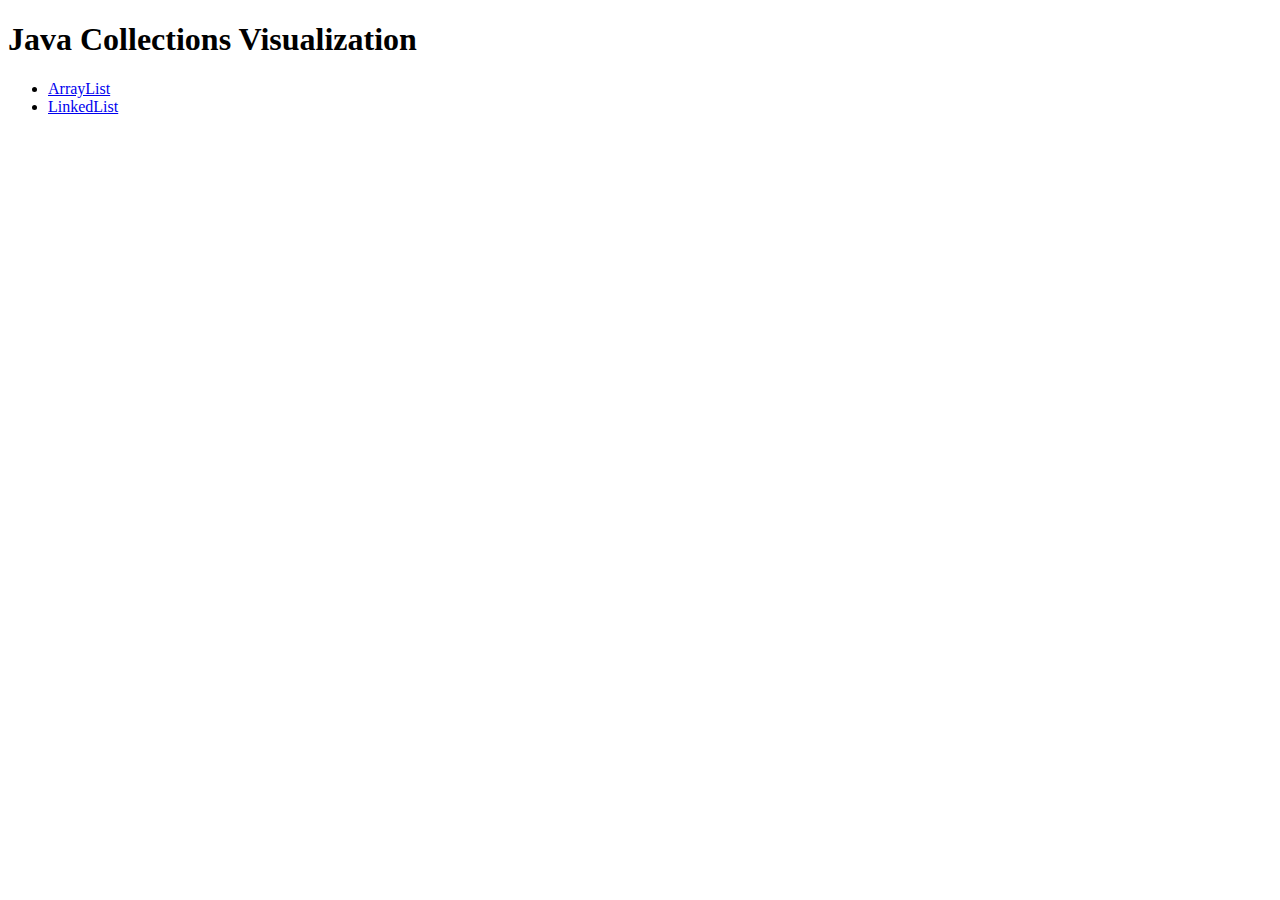
<file: index.html>
<!DOCTYPE html>
<html lang="en">
<head>
  <meta charset="UTF-8">
  <title>Java Collections Visualization</title>
</head>
<body>
  <h1>Java Collections Visualization</h1>
  <ul>
    <li><a href="arraylist/">ArrayList</a></li>
    <li><a href="linkedlist/">LinkedList</a></li>
  </ul>
</body>
</html>
</file>
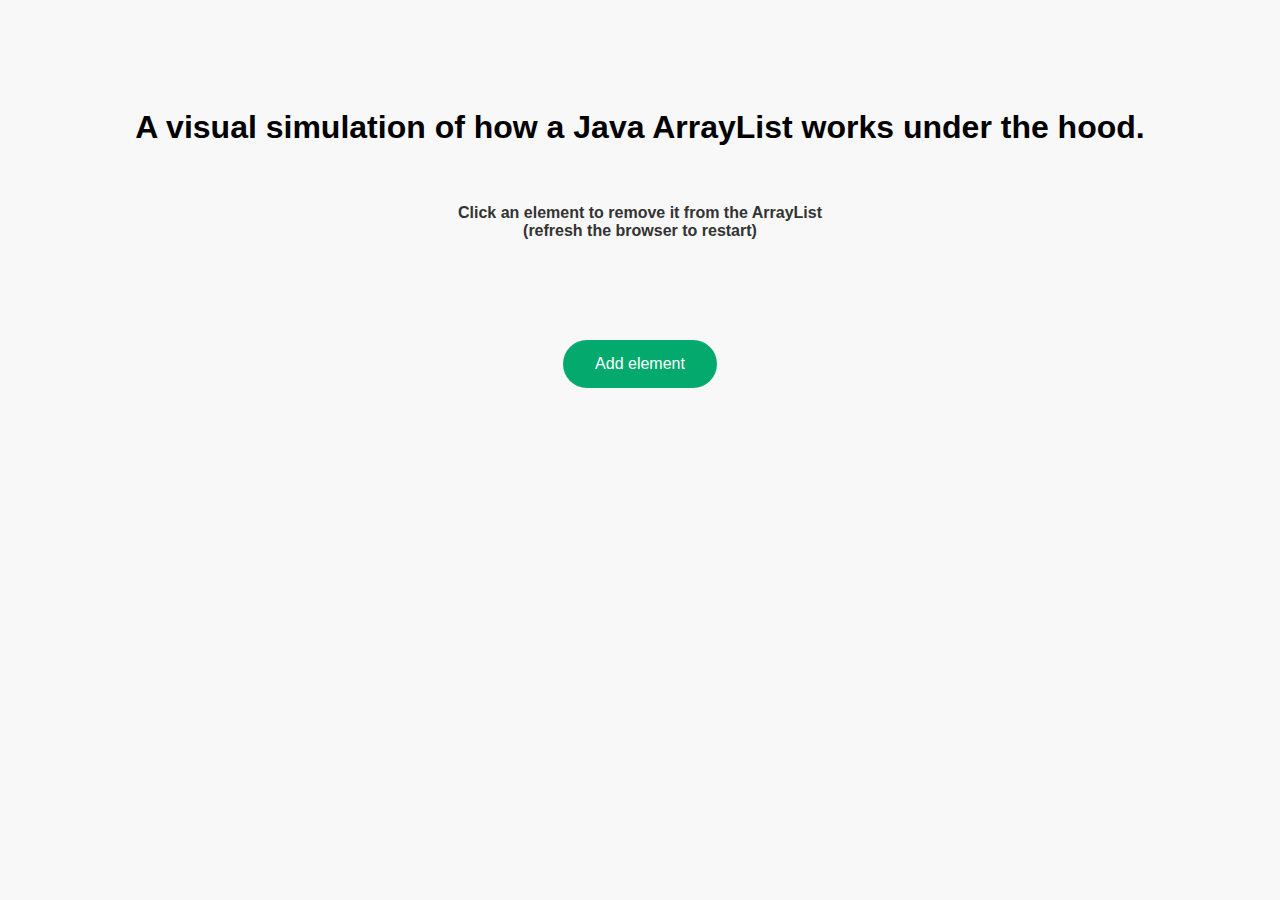
<file: arraylist/index.html>
<!DOCTYPE html>
<html lang="en">
<head>
  <meta charset="UTF-8">
  <title>Java ArrayList Visualization</title>
  <link rel="stylesheet" href="style.css">
</head>
<body>
  <h1>A visual simulation of how a Java ArrayList works under the hood.</h1>
  <p class="info">
    Click an element to remove it from the ArrayList<br>
    (refresh the browser to restart)
  </p>

  <div class="list" id="list">

  </div>

  <div class="info" id="size"></div>
  <button id="addBtn" class="button" onclick="addElement()">Add element</button>

  <script src="arraylist.js"></script>
</body>
</html>
</file>
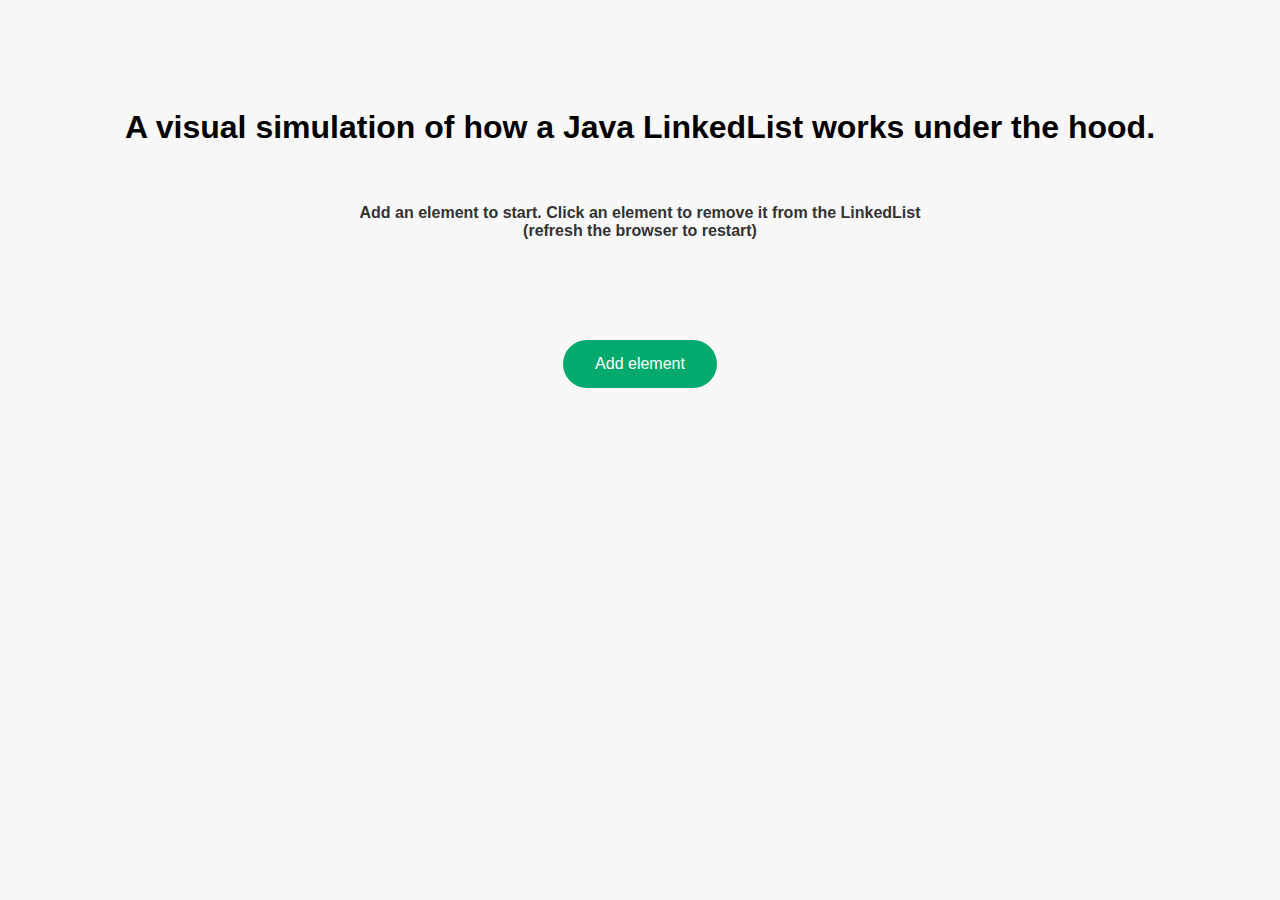
<file: linkedlist/index.html>
<!DOCTYPE html>
<html lang="en">
<head>
  <meta charset="UTF-8">
  <title>Java LinkedList Visualization</title>
  <link rel="stylesheet" href="style.css">
</head>
<body>
  <h1>A visual simulation of how a Java LinkedList works under the hood.</h1>
  <p class="info">
    Add an element to start. Click an element to remove it from the LinkedList<br>
    (refresh the browser to restart)
  </p>

  <div class="list" id="list">
  </div>

  <div class="info" id="size"></div>
  <button id="addBtn" class="button" onclick="createSlot()">Add element</button>

  <script src="linkedlist.js"></script>
</body>
</html>
</file>
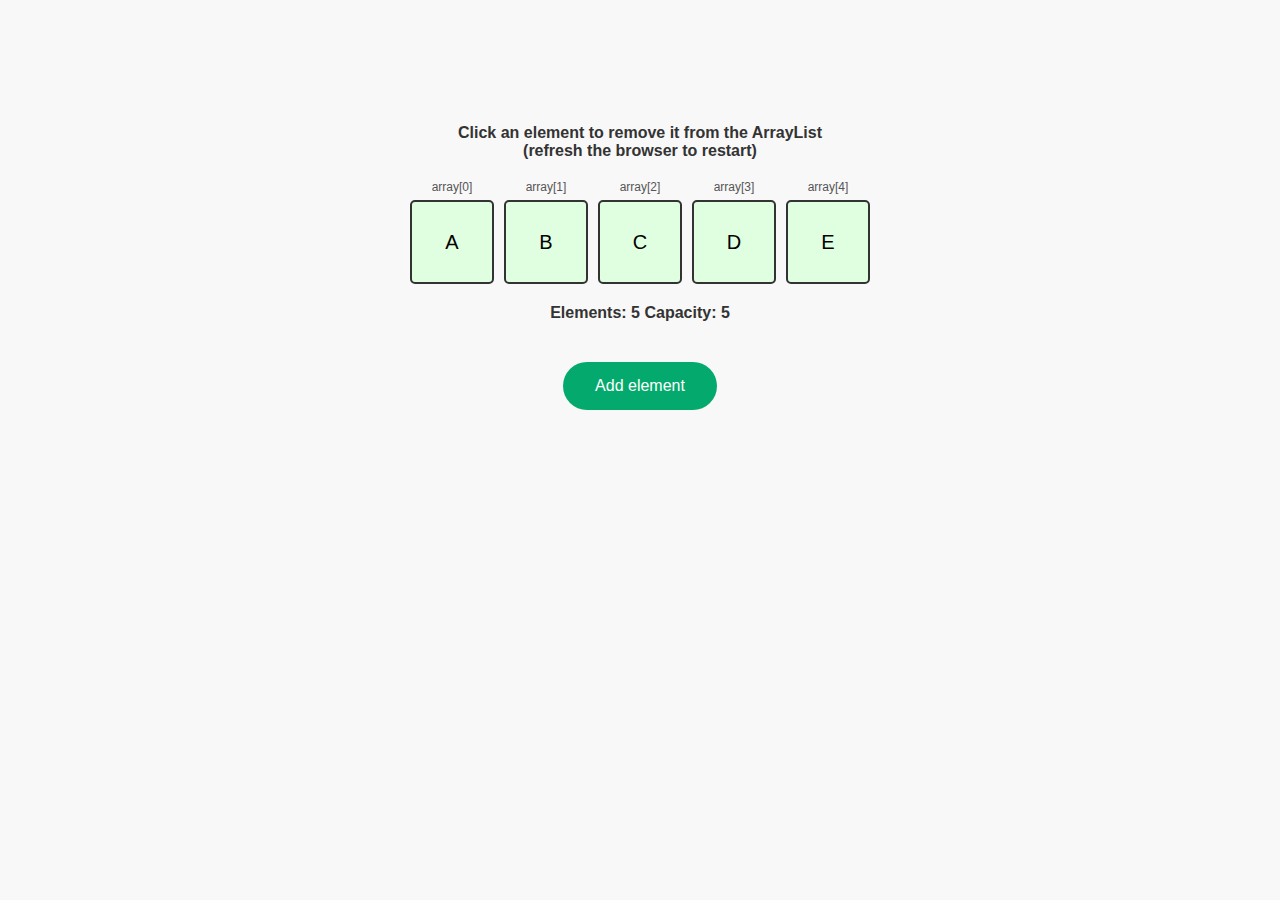
<file: arraylist-removal.html>
<!DOCTYPE html>
<html lang="en">
<head>
  <meta charset="UTF-8">
  <title>ArrayList Element Removal</title>
  <link rel="stylesheet" href="style.css">
</head>
<body>
  <p class="info">
    Click an element to remove it from the ArrayList<br>
    (refresh the browser to restart)
  </p>
  
  <div class="arraylist" id="arraylist">
    
  </div>

  <div class="info" id="size"></div>
  <button id="addBtn" class="button" onclick="addElement()">Add element</button>

  <script src="functions.js"></script>
</body>
</html>
</file>
<file: arraylist/style.css>
body {
      font-family: sans-serif;
      display: flex;
      flex-direction: column;
      align-items: center;
      padding-top: 80px;
      background-color: #f8f8f8;
}

.arraylist {
    display: flex;
    gap: 10px;
}

.slot {
    width: 80px;
    height: 80px;
    border: 2px solid #333;
    display: flex;
    justify-content: center;
    align-items: center;
    border-radius: 5px;
    position: relative;
    background-color: #e0ffe0;
    font-size: 20px;
    transition: transform 0.4s ease;
    cursor: pointer;
}

.slot .index-label {
    position: absolute;
    top: -22px;
    font-size: 12px;
    color: #555;
    pointer-events: none;
}

.slot.empty {
    background-color: #fff;
    color: transparent;
    cursor: default;
}

.info {
    margin-bottom: 20px;
    font-size: 16px;
    color: #333;
    font-weight: bold;
    text-align: center;
    padding: 20px 0 20px 0;
}

.button {
  background-color: #04AA6D; 
  border: none;
  color: white;
  padding: 15px 32px;
  text-align: center;
  text-decoration: none;
  display: inline-block;
  font-size: 16px;
  border-radius: 25px;
  cursor: pointer;
}
</file>
<file: linkedlist/style.css>
body {
    font-family: sans-serif;
    display: flex;
    flex-direction: column;
    align-items: center;
    padding-top: 80px;
    background-color: #f8f8f8;
}

.list {
    display: flex;
    gap: 20px;
    width: max-content;
}

.slot {
    width: 80px;
    height: 80px;
    border: 2px solid #333;
    display: flex;
    justify-content: center;
    align-items: center;
    border-radius: 5px;
    background-color: #e0ffe0;
    font-size: 20px;
    transition: transform 0.4s ease;
    cursor: pointer;
    position: relative;
}

/* Arrow using ::after pseudo-element */
.slot:not(:last-child)::after {
    content: '';
    position: absolute;
    top: 50%;
    transform: translateY(-50%);
    right: -30px;
    width: 20px;
    height: 2px;
    background: black;
}

.slot:not(:last-child)::before {
    content: '';
    position: absolute;
    top: 50%;
    right: -10px;
    transform: translateY(-50%) rotate(45deg);
    width: 6px;
    height: 6px;
    border-top: 2px solid black;
    border-right: 2px solid black;
    background: transparent;
}

.slot .index-label {
    position: absolute;
    top: -22px;
    font-size: 12px;
    color: #555;
    pointer-events: none;
}

.slot.empty {
    background-color: #fff;
    color: transparent;
    cursor: default;
}

.info {
    margin-bottom: 20px;
    font-size: 16px;
    color: #333;
    font-weight: bold;
    text-align: center;
    padding: 20px 0 20px 0;
}

.button {
  background-color: #04AA6D;
  border: none;
  color: white;
  padding: 15px 32px;
  text-align: center;
  text-decoration: none;
  display: inline-block;
  font-size: 16px;
  border-radius: 25px;
  cursor: pointer;
}
</file>
<file: style.css>
body {
      font-family: sans-serif;
      display: flex;
      flex-direction: column;
      align-items: center;
      padding-top: 80px;
      background-color: #f8f8f8;
}

.arraylist {
    display: flex;
    gap: 10px;
}

.slot {
    width: 80px;
    height: 80px;
    border: 2px solid #333;
    display: flex;
    justify-content: center;
    align-items: center;
    border-radius: 5px;
    position: relative;
    background-color: #e0ffe0;
    font-size: 20px;
    transition: transform 0.4s ease;
    cursor: pointer;
}

.slot .index-label {
    position: absolute;
    top: -22px;
    font-size: 12px;
    color: #555;
    pointer-events: none;
}

.slot.empty {
    background-color: #fff;
    color: transparent;
    cursor: default;
}

.info {
    margin-bottom: 20px;
    font-size: 16px;
    color: #333;
    font-weight: bold;
    text-align: center;
    padding: 20px 0 20px 0;
}

.button {
  background-color: #04AA6D; 
  border: none;
  color: white;
  padding: 15px 32px;
  text-align: center;
  text-decoration: none;
  display: inline-block;
  font-size: 16px;
  border-radius: 25px;
  cursor: pointer;
}
</file>
